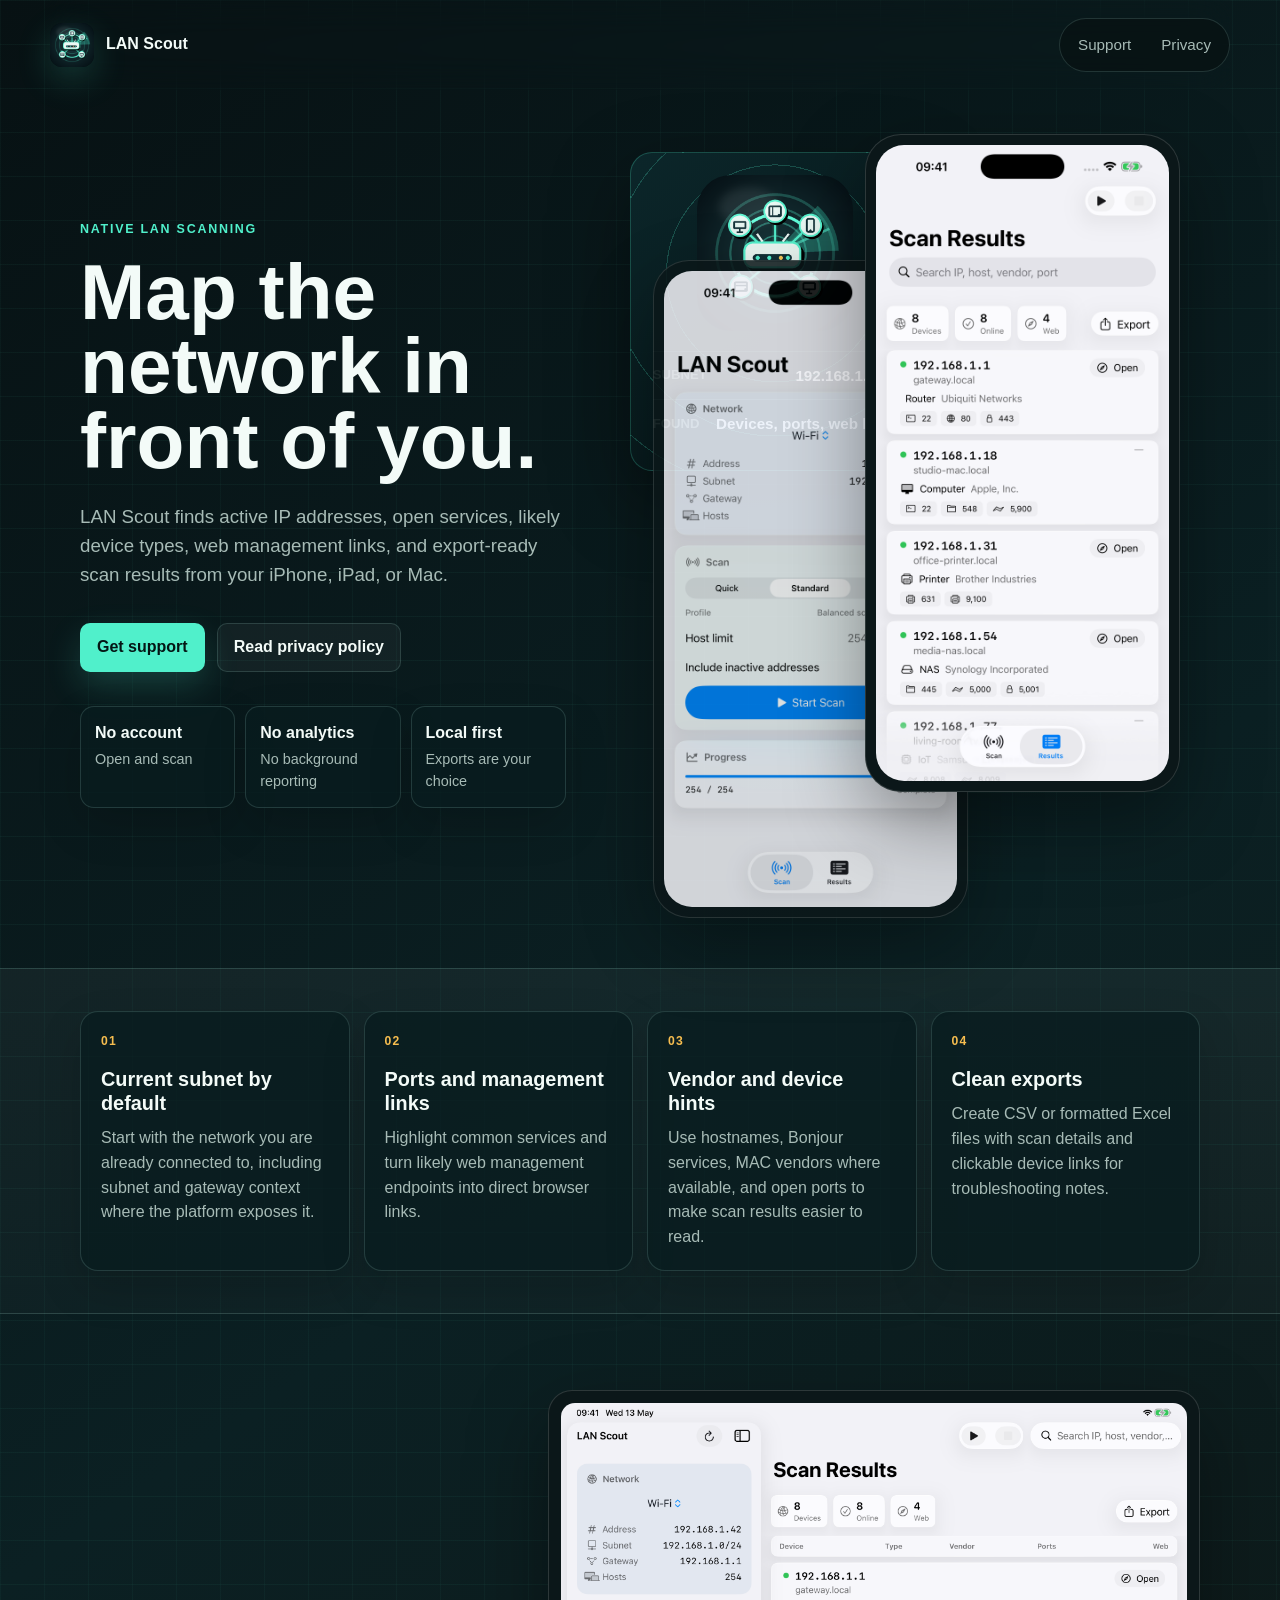
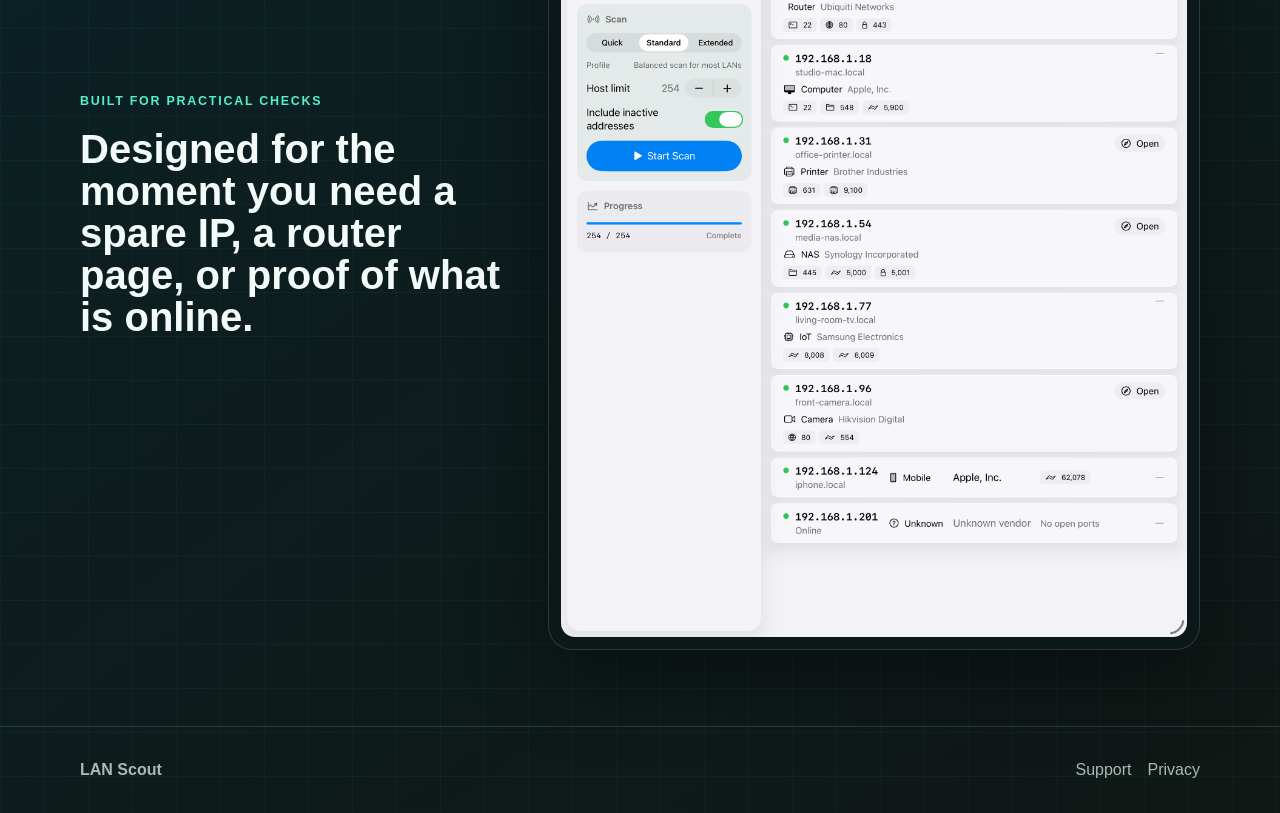
<file: index.html>
<!doctype html>
<html lang="en">
<head>
  <meta charset="utf-8">
  <meta name="viewport" content="width=device-width, initial-scale=1">
  <title>LAN Scout - Local network scanner</title>
  <meta name="description" content="LAN Scout is a native local network scanner for iPhone, iPad, and Mac.">
  <meta property="og:title" content="LAN Scout">
  <meta property="og:description" content="Find devices, ports, vendors, and web management links on your local network.">
  <meta property="og:image" content="https://lanscout.brittan.co/assets/app-icon.png">
  <link rel="icon" href="./assets/app-icon.png">
  <link rel="apple-touch-icon" href="./assets/app-icon.png">
  <link rel="stylesheet" href="./styles.css">
</head>
<body>
  <header class="site-header">
    <a class="brand" href="./" aria-label="LAN Scout home">
      <img src="./assets/app-icon.png" alt="" width="44" height="44">
      <span>LAN Scout</span>
    </a>
    <nav class="site-nav" aria-label="Site navigation">
      <a href="./support/">Support</a>
      <a href="./privacy/">Privacy</a>
    </nav>
  </header>

  <main>
    <section class="hero shell">
      <div class="hero-copy">
        <p class="eyebrow">Native LAN scanning</p>
        <h1>Map the network in front of you.</h1>
        <p class="lede">LAN Scout finds active IP addresses, open services, likely device types, web management links, and export-ready scan results from your iPhone, iPad, or Mac.</p>
        <div class="actions">
          <a class="button primary" href="./support/">Get support</a>
          <a class="button secondary" href="./privacy/">Read privacy policy</a>
        </div>
        <dl class="trust-strip" aria-label="LAN Scout privacy summary">
          <div>
            <dt>No account</dt>
            <dd>Open and scan</dd>
          </div>
          <div>
            <dt>No analytics</dt>
            <dd>No background reporting</dd>
          </div>
          <div>
            <dt>Local first</dt>
            <dd>Exports are your choice</dd>
          </div>
        </dl>
      </div>

      <div class="product-stage" aria-label="LAN Scout app preview">
        <div class="radar-card">
          <img class="hero-icon" src="./assets/app-icon.png" alt="LAN Scout app icon" width="156" height="156">
          <div class="scan-readout">
            <span>Subnet</span>
            <strong>192.168.1.0/24</strong>
          </div>
          <div class="scan-readout">
            <span>Found</span>
            <strong>Devices, ports, web links</strong>
          </div>
        </div>
        <figure class="phone-frame phone-front">
          <img src="./assets/iphone-results.png" alt="LAN Scout results screen showing discovered network devices">
        </figure>
        <figure class="phone-frame phone-back">
          <img src="./assets/iphone-scan.png" alt="LAN Scout scan setup screen">
        </figure>
      </div>
    </section>

    <section class="band">
      <div class="shell feature-grid" aria-label="LAN Scout features">
        <article>
          <span class="feature-kicker">01</span>
          <h2>Current subnet by default</h2>
          <p>Start with the network you are already connected to, including subnet and gateway context where the platform exposes it.</p>
        </article>
        <article>
          <span class="feature-kicker">02</span>
          <h2>Ports and management links</h2>
          <p>Highlight common services and turn likely web management endpoints into direct browser links.</p>
        </article>
        <article>
          <span class="feature-kicker">03</span>
          <h2>Vendor and device hints</h2>
          <p>Use hostnames, Bonjour services, MAC vendors where available, and open ports to make scan results easier to read.</p>
        </article>
        <article>
          <span class="feature-kicker">04</span>
          <h2>Clean exports</h2>
          <p>Create CSV or formatted Excel files with scan details and clickable device links for troubleshooting notes.</p>
        </article>
      </div>
    </section>

    <section class="shell showcase">
      <div>
        <p class="eyebrow">Built for practical checks</p>
        <h2>Designed for the moment you need a spare IP, a router page, or proof of what is online.</h2>
      </div>
      <figure class="tablet-frame">
        <img src="./assets/ipad-overview.png" alt="LAN Scout on iPad showing the scan dashboard and results">
      </figure>
    </section>
  </main>

  <footer class="site-footer">
    <div class="shell footer-inner">
      <span>LAN Scout</span>
      <nav aria-label="Footer navigation">
        <a href="./support/">Support</a>
        <a href="./privacy/">Privacy</a>
      </nav>
    </div>
  </footer>
</body>
</html>
</file>
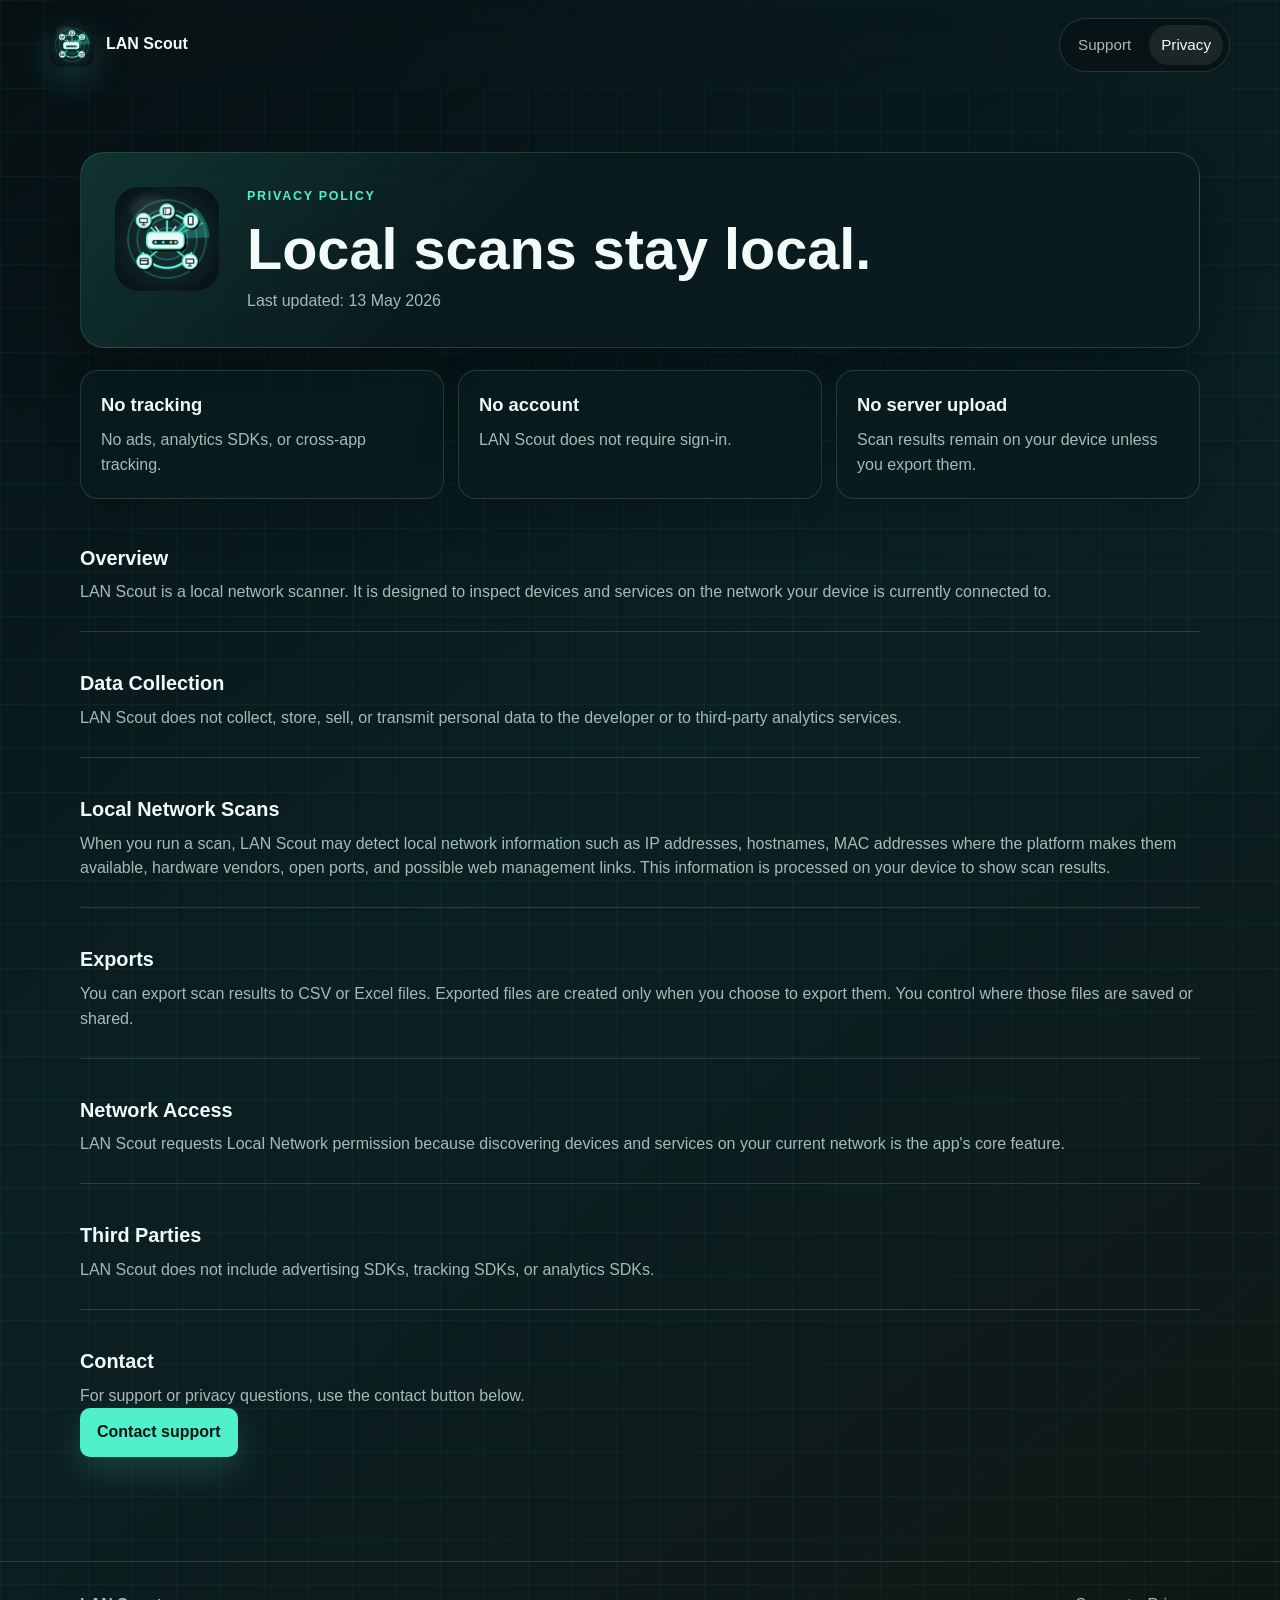
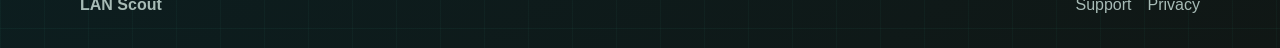
<file: privacy/index.html>
<!doctype html>
<html lang="en">
<head>
  <meta charset="utf-8">
  <meta name="viewport" content="width=device-width, initial-scale=1">
  <title>LAN Scout Privacy Policy</title>
  <meta name="description" content="Privacy policy for LAN Scout.">
  <link rel="icon" href="../assets/app-icon.png">
  <link rel="apple-touch-icon" href="../assets/app-icon.png">
  <link rel="stylesheet" href="../styles.css">
</head>
<body>
  <header class="site-header">
    <a class="brand" href="../" aria-label="LAN Scout home">
      <img src="../assets/app-icon.png" alt="" width="44" height="44">
      <span>LAN Scout</span>
    </a>
    <nav class="site-nav" aria-label="Site navigation">
      <a href="../support/">Support</a>
      <a aria-current="page" href="./">Privacy</a>
    </nav>
  </header>

  <main class="shell doc-page">
    <section class="doc-hero">
      <img src="../assets/app-icon.png" alt="LAN Scout app icon" width="104" height="104">
      <div>
        <p class="eyebrow">Privacy Policy</p>
        <h1>Local scans stay local.</h1>
        <p class="updated">Last updated: 13 May 2026</p>
      </div>
    </section>

    <section class="privacy-summary" aria-label="Privacy summary">
      <div>
        <strong>No tracking</strong>
        <span>No ads, analytics SDKs, or cross-app tracking.</span>
      </div>
      <div>
        <strong>No account</strong>
        <span>LAN Scout does not require sign-in.</span>
      </div>
      <div>
        <strong>No server upload</strong>
        <span>Scan results remain on your device unless you export them.</span>
      </div>
    </section>

    <section class="policy-body">
      <article>
        <h2>Overview</h2>
        <p>LAN Scout is a local network scanner. It is designed to inspect devices and services on the network your device is currently connected to.</p>
      </article>
      <article>
        <h2>Data Collection</h2>
        <p>LAN Scout does not collect, store, sell, or transmit personal data to the developer or to third-party analytics services.</p>
      </article>
      <article>
        <h2>Local Network Scans</h2>
        <p>When you run a scan, LAN Scout may detect local network information such as IP addresses, hostnames, MAC addresses where the platform makes them available, hardware vendors, open ports, and possible web management links. This information is processed on your device to show scan results.</p>
      </article>
      <article>
        <h2>Exports</h2>
        <p>You can export scan results to CSV or Excel files. Exported files are created only when you choose to export them. You control where those files are saved or shared.</p>
      </article>
      <article>
        <h2>Network Access</h2>
        <p>LAN Scout requests Local Network permission because discovering devices and services on your current network is the app's core feature.</p>
      </article>
      <article>
        <h2>Third Parties</h2>
        <p>LAN Scout does not include advertising SDKs, tracking SDKs, or analytics SDKs.</p>
      </article>
      <article>
        <h2>Contact</h2>
        <p>For support or privacy questions, use the contact button below.</p>
        <button class="contact-button" type="button" data-contact-local="support" data-contact-domain-a="brittan" data-contact-domain-b="co" data-contact-subject="LAN Scout Privacy">Contact support</button>
      </article>
    </section>
  </main>

  <footer class="site-footer">
    <div class="shell footer-inner">
      <span>LAN Scout</span>
      <nav aria-label="Footer navigation">
        <a href="../support/">Support</a>
        <a href="./">Privacy</a>
      </nav>
    </div>
  </footer>
  <script src="../contact.js"></script>
</body>
</html>
</file>
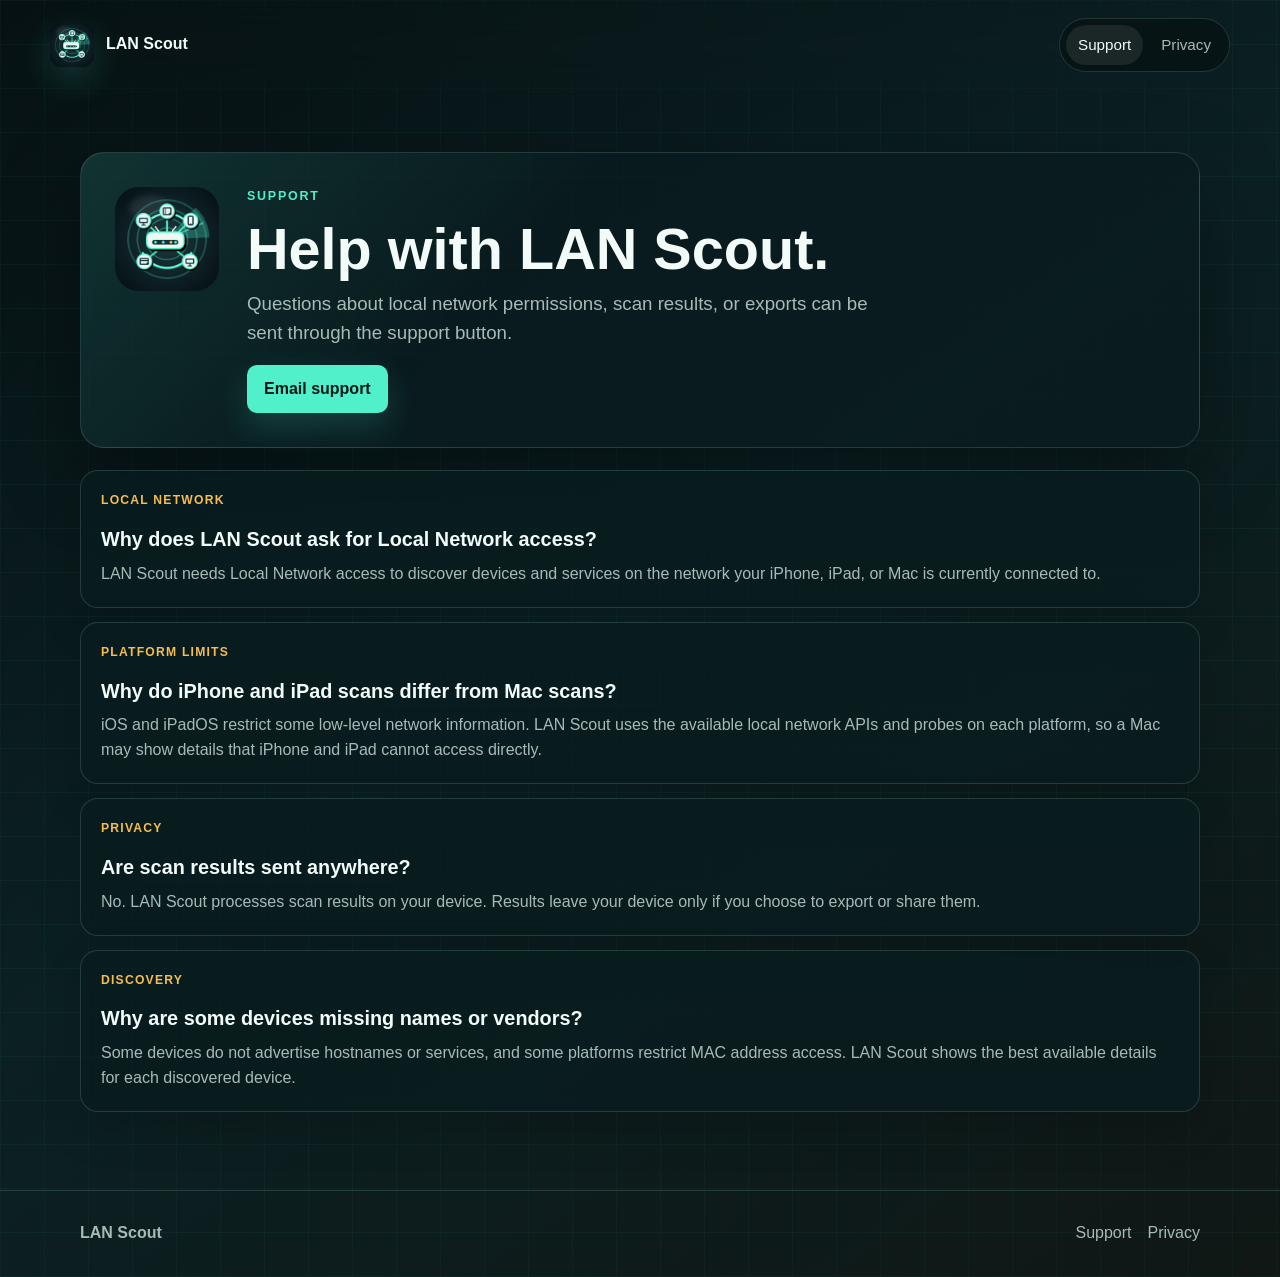
<file: support/index.html>
<!doctype html>
<html lang="en">
<head>
  <meta charset="utf-8">
  <meta name="viewport" content="width=device-width, initial-scale=1">
  <title>LAN Scout Support</title>
  <meta name="description" content="Support information and frequently asked questions for LAN Scout.">
  <link rel="icon" href="../assets/app-icon.png">
  <link rel="apple-touch-icon" href="../assets/app-icon.png">
  <link rel="stylesheet" href="../styles.css">
</head>
<body>
  <header class="site-header">
    <a class="brand" href="../" aria-label="LAN Scout home">
      <img src="../assets/app-icon.png" alt="" width="44" height="44">
      <span>LAN Scout</span>
    </a>
    <nav class="site-nav" aria-label="Site navigation">
      <a aria-current="page" href="./">Support</a>
      <a href="../privacy/">Privacy</a>
    </nav>
  </header>

  <main class="shell doc-page">
    <section class="doc-hero">
      <img src="../assets/app-icon.png" alt="LAN Scout app icon" width="104" height="104">
      <div>
        <p class="eyebrow">Support</p>
        <h1>Help with LAN Scout.</h1>
        <p class="lede compact">Questions about local network permissions, scan results, or exports can be sent through the support button.</p>
        <button class="contact-button" type="button" data-contact-local="support" data-contact-domain-a="brittan" data-contact-domain-b="co" data-contact-subject="LAN Scout Support">Email support</button>
      </div>
    </section>

    <section class="answer-list" aria-label="Frequently asked questions">
      <article>
        <span class="feature-kicker">Local Network</span>
        <h2>Why does LAN Scout ask for Local Network access?</h2>
        <p>LAN Scout needs Local Network access to discover devices and services on the network your iPhone, iPad, or Mac is currently connected to.</p>
      </article>
      <article>
        <span class="feature-kicker">Platform limits</span>
        <h2>Why do iPhone and iPad scans differ from Mac scans?</h2>
        <p>iOS and iPadOS restrict some low-level network information. LAN Scout uses the available local network APIs and probes on each platform, so a Mac may show details that iPhone and iPad cannot access directly.</p>
      </article>
      <article>
        <span class="feature-kicker">Privacy</span>
        <h2>Are scan results sent anywhere?</h2>
        <p>No. LAN Scout processes scan results on your device. Results leave your device only if you choose to export or share them.</p>
      </article>
      <article>
        <span class="feature-kicker">Discovery</span>
        <h2>Why are some devices missing names or vendors?</h2>
        <p>Some devices do not advertise hostnames or services, and some platforms restrict MAC address access. LAN Scout shows the best available details for each discovered device.</p>
      </article>
    </section>
  </main>

  <footer class="site-footer">
    <div class="shell footer-inner">
      <span>LAN Scout</span>
      <nav aria-label="Footer navigation">
        <a href="./">Support</a>
        <a href="../privacy/">Privacy</a>
      </nav>
    </div>
  </footer>
  <script src="../contact.js"></script>
</body>
</html>
</file>
<file: styles.css>
:root {
  color-scheme: dark;
  --bg: #071113;
  --surface: #0b1d20;
  --surface-strong: #102b2f;
  --ink: #f3fbf8;
  --muted: #a7bbb6;
  --subtle: #6f8782;
  --line: rgba(154, 210, 198, 0.18);
  --accent: #50f0cb;
  --accent-strong: #16b990;
  --warm: #f6bd4f;
  --paper: #eef8f4;
  --paper-ink: #0d2325;
  --shadow: 0 28px 80px rgba(0, 0, 0, 0.38);
}

* {
  box-sizing: border-box;
}

html {
  background: var(--bg);
}

body {
  margin: 0;
  min-height: 100vh;
  font-family: ui-sans-serif, -apple-system, BlinkMacSystemFont, "Segoe UI", sans-serif;
  line-height: 1.55;
  color: var(--ink);
  background:
    linear-gradient(rgba(80, 240, 203, 0.045) 1px, transparent 1px),
    linear-gradient(90deg, rgba(80, 240, 203, 0.035) 1px, transparent 1px),
    linear-gradient(145deg, #071113 0%, #0b2023 48%, #101715 100%);
  background-size: 44px 44px, 44px 44px, auto;
}

body::before {
  position: fixed;
  inset: 0;
  z-index: -1;
  content: "";
  background:
    linear-gradient(115deg, transparent 0 42%, rgba(80, 240, 203, 0.11) 42% 43%, transparent 43%),
    repeating-linear-gradient(0deg, rgba(255, 255, 255, 0.026) 0 1px, transparent 1px 9px);
  pointer-events: none;
}

img {
  display: block;
  max-width: 100%;
}

a {
  color: inherit;
}

.shell {
  width: min(1120px, calc(100% - 40px));
  margin: 0 auto;
}

.site-header {
  position: sticky;
  top: 0;
  z-index: 10;
  display: flex;
  align-items: center;
  justify-content: space-between;
  gap: 20px;
  width: min(1180px, calc(100% - 32px));
  margin: 0 auto;
  padding: 18px 0;
  backdrop-filter: blur(18px);
}

.brand {
  display: inline-flex;
  align-items: center;
  gap: 12px;
  min-height: 48px;
  color: var(--ink);
  font-weight: 800;
  text-decoration: none;
}

.brand img {
  border-radius: 12px;
  box-shadow: 0 12px 34px rgba(80, 240, 203, 0.18);
}

.site-nav {
  display: inline-flex;
  align-items: center;
  gap: 6px;
  padding: 6px;
  border: 1px solid var(--line);
  border-radius: 999px;
  background: rgba(7, 17, 19, 0.72);
}

.site-nav a {
  padding: 8px 12px;
  border-radius: 999px;
  color: var(--muted);
  font-size: 0.95rem;
  text-decoration: none;
}

.site-nav a:hover,
.site-nav a[aria-current="page"] {
  color: var(--ink);
  background: rgba(255, 255, 255, 0.08);
}

.hero {
  display: grid;
  grid-template-columns: minmax(0, 0.92fr) minmax(420px, 1.08fr);
  gap: 64px;
  align-items: center;
  min-height: calc(100vh - 84px);
  padding: 44px 0 74px;
}

.eyebrow {
  margin: 0 0 16px;
  color: var(--accent);
  font-size: 0.78rem;
  font-weight: 900;
  letter-spacing: 0.14em;
  text-transform: uppercase;
}

h1,
h2,
h3,
p {
  margin-top: 0;
}

h1 {
  max-width: 760px;
  margin-bottom: 24px;
  font-size: 4.9rem;
  line-height: 0.95;
  letter-spacing: 0;
}

h2 {
  margin-bottom: 10px;
  font-size: 1.24rem;
  line-height: 1.2;
  letter-spacing: 0;
}

.showcase h2 {
  max-width: 780px;
  font-size: 2.5rem;
  line-height: 1.05;
}

.lede {
  max-width: 660px;
  margin-bottom: 0;
  color: var(--muted);
  font-size: 1.17rem;
}

.compact {
  margin-bottom: 18px;
}

.actions {
  display: flex;
  flex-wrap: wrap;
  gap: 12px;
  margin-top: 34px;
}

.button,
.contact-button {
  display: inline-flex;
  align-items: center;
  justify-content: center;
  min-height: 46px;
  padding: 11px 16px;
  border: 1px solid transparent;
  border-radius: 10px;
  font: inherit;
  font-weight: 800;
  text-decoration: none;
  cursor: pointer;
}

.button.primary,
.contact-button {
  color: #041615;
  background: var(--accent);
  box-shadow: 0 14px 34px rgba(80, 240, 203, 0.18);
}

.button.secondary {
  color: var(--ink);
  border-color: var(--line);
  background: rgba(255, 255, 255, 0.045);
}

.button:hover,
.contact-button:hover {
  transform: translateY(-1px);
}

.button:focus-visible,
.contact-button:focus-visible,
.site-nav a:focus-visible,
.brand:focus-visible {
  outline: 3px solid rgba(80, 240, 203, 0.38);
  outline-offset: 3px;
}

.trust-strip {
  display: grid;
  grid-template-columns: repeat(3, minmax(0, 1fr));
  gap: 10px;
  max-width: 690px;
  margin: 34px 0 0;
  padding: 0;
}

.trust-strip div,
.privacy-summary div,
.feature-grid article,
.answer-list article {
  border: 1px solid var(--line);
  background: rgba(9, 28, 31, 0.76);
  box-shadow: 0 18px 44px rgba(0, 0, 0, 0.16);
}

.trust-strip div {
  padding: 14px;
  border-radius: 14px;
}

.trust-strip dt {
  color: var(--ink);
  font-weight: 900;
}

.trust-strip dd {
  margin: 2px 0 0;
  color: var(--muted);
  font-size: 0.9rem;
}

.product-stage {
  position: relative;
  min-height: 760px;
}

.radar-card {
  position: absolute;
  top: 18px;
  left: 0;
  width: 290px;
  padding: 22px;
  border: 1px solid rgba(80, 240, 203, 0.24);
  border-radius: 22px;
  background:
    repeating-radial-gradient(circle at 50% 38%, rgba(80, 240, 203, 0.22) 0 1px, transparent 1px 54px),
    linear-gradient(145deg, rgba(12, 39, 43, 0.95), rgba(6, 20, 22, 0.94));
  box-shadow: var(--shadow);
}

.hero-icon {
  width: 156px;
  height: 156px;
  margin: 0 auto 20px;
  border-radius: 34px;
}

.scan-readout {
  display: flex;
  align-items: center;
  justify-content: space-between;
  gap: 14px;
  padding: 12px 0;
  border-top: 1px solid var(--line);
}

.scan-readout span {
  color: var(--subtle);
  font-size: 0.82rem;
  font-weight: 800;
  text-transform: uppercase;
}

.scan-readout strong {
  color: var(--paper);
  font-size: 0.95rem;
  text-align: right;
}

.phone-frame,
.tablet-frame {
  margin: 0;
  overflow: hidden;
  border: 1px solid rgba(255, 255, 255, 0.14);
  background: #0b1719;
  box-shadow: var(--shadow);
}

.phone-frame {
  position: absolute;
  width: min(315px, 43vw);
  border-radius: 36px;
  padding: 10px;
}

.phone-front {
  right: 20px;
  top: 0;
  z-index: 2;
}

.phone-back {
  right: 232px;
  top: 126px;
  z-index: 1;
  opacity: 0.86;
}

.phone-frame img {
  border-radius: 28px;
}

.band {
  border-top: 1px solid var(--line);
  border-bottom: 1px solid var(--line);
  background: linear-gradient(180deg, rgba(238, 248, 244, 0.045), rgba(238, 248, 244, 0.018));
}

.feature-grid {
  display: grid;
  grid-template-columns: repeat(4, minmax(0, 1fr));
  gap: 14px;
  padding: 42px 0;
}

.feature-grid article,
.answer-list article {
  border-radius: 18px;
  padding: 20px;
}

.feature-grid p,
.answer-list p,
.policy-body p {
  margin-bottom: 0;
  color: var(--muted);
}

.feature-kicker {
  display: block;
  margin-bottom: 18px;
  color: var(--warm);
  font-size: 0.76rem;
  font-weight: 900;
  letter-spacing: 0.1em;
  text-transform: uppercase;
}

.showcase {
  display: grid;
  grid-template-columns: minmax(260px, 0.8fr) minmax(0, 1.2fr);
  gap: 34px;
  align-items: center;
  padding: 76px 0;
}

.tablet-frame {
  border-radius: 24px;
  padding: 12px;
}

.tablet-frame img {
  border-radius: 14px;
}

.doc-page {
  padding: 62px 0 78px;
}

.doc-hero {
  display: grid;
  grid-template-columns: 104px minmax(0, 760px);
  gap: 28px;
  align-items: start;
  padding: 34px;
  border: 1px solid var(--line);
  border-radius: 24px;
  background:
    linear-gradient(135deg, rgba(80, 240, 203, 0.12), transparent 38%),
    rgba(9, 28, 31, 0.78);
  box-shadow: var(--shadow);
}

.doc-hero img {
  border-radius: 24px;
}

.doc-hero h1 {
  max-width: 820px;
  margin-bottom: 12px;
  font-size: 3.6rem;
}

.updated {
  margin: 0;
  color: var(--muted);
}

.answer-list,
.policy-body {
  display: grid;
  gap: 14px;
  margin-top: 22px;
}

.policy-body article {
  padding: 26px 0;
  border-bottom: 1px solid var(--line);
}

.policy-body article:last-child {
  border-bottom: 0;
}

.privacy-summary {
  display: grid;
  grid-template-columns: repeat(3, minmax(0, 1fr));
  gap: 14px;
  margin-top: 22px;
}

.privacy-summary div {
  min-height: 126px;
  padding: 20px;
  border-radius: 18px;
}

.privacy-summary strong {
  display: block;
  margin-bottom: 8px;
  color: var(--paper);
  font-size: 1.15rem;
}

.privacy-summary span {
  color: var(--muted);
}

.site-footer {
  border-top: 1px solid var(--line);
  color: var(--subtle);
}

.footer-inner {
  display: flex;
  align-items: center;
  justify-content: space-between;
  gap: 16px;
  min-height: 86px;
}

.footer-inner span {
  font-weight: 900;
  color: var(--muted);
}

.footer-inner nav {
  display: flex;
  gap: 16px;
}

.footer-inner a {
  color: var(--muted);
  text-decoration: none;
}

.footer-inner a:hover {
  color: var(--ink);
}

@media (max-width: 980px) {
  .hero,
  .showcase {
    grid-template-columns: 1fr;
  }

  .hero {
    gap: 28px;
    min-height: auto;
  }

  h1 {
    font-size: 3.5rem;
  }

  .product-stage {
    min-height: 720px;
  }

  .phone-front {
    right: 8%;
  }

  .phone-back {
    right: 42%;
  }

  .feature-grid,
  .privacy-summary {
    grid-template-columns: repeat(2, minmax(0, 1fr));
  }
}

@media (max-width: 680px) {
  .shell {
    width: min(100% - 28px, 1120px);
  }

  .site-header {
    position: static;
    align-items: flex-start;
    width: min(100% - 24px, 1180px);
  }

  .brand span {
    display: none;
  }

  .site-nav {
    width: auto;
  }

  h1 {
    font-size: 2.72rem;
  }

  .doc-hero h1,
  .showcase h2 {
    font-size: 2.32rem;
  }

  .lede {
    font-size: 1.04rem;
  }

  .trust-strip,
  .feature-grid,
  .privacy-summary {
    grid-template-columns: 1fr;
  }

  .actions {
    flex-direction: column;
  }

  .button,
  .contact-button {
    width: 100%;
  }

  .product-stage {
    min-height: 790px;
  }

  .radar-card {
    position: relative;
    width: 100%;
  }

  .phone-frame {
    width: 48%;
    min-width: 150px;
    border-radius: 24px;
    padding: 6px;
  }

  .phone-frame img {
    border-radius: 18px;
  }

  .phone-front {
    top: 210px;
    right: 4%;
  }

  .phone-back {
    top: 258px;
    right: 47%;
  }

  .doc-hero {
    grid-template-columns: 1fr;
    padding: 22px;
  }

  .doc-hero img {
    width: 78px;
    height: 78px;
    border-radius: 18px;
  }

  .footer-inner {
    align-items: flex-start;
    flex-direction: column;
    justify-content: center;
    padding: 22px 0;
  }
}
</file>
